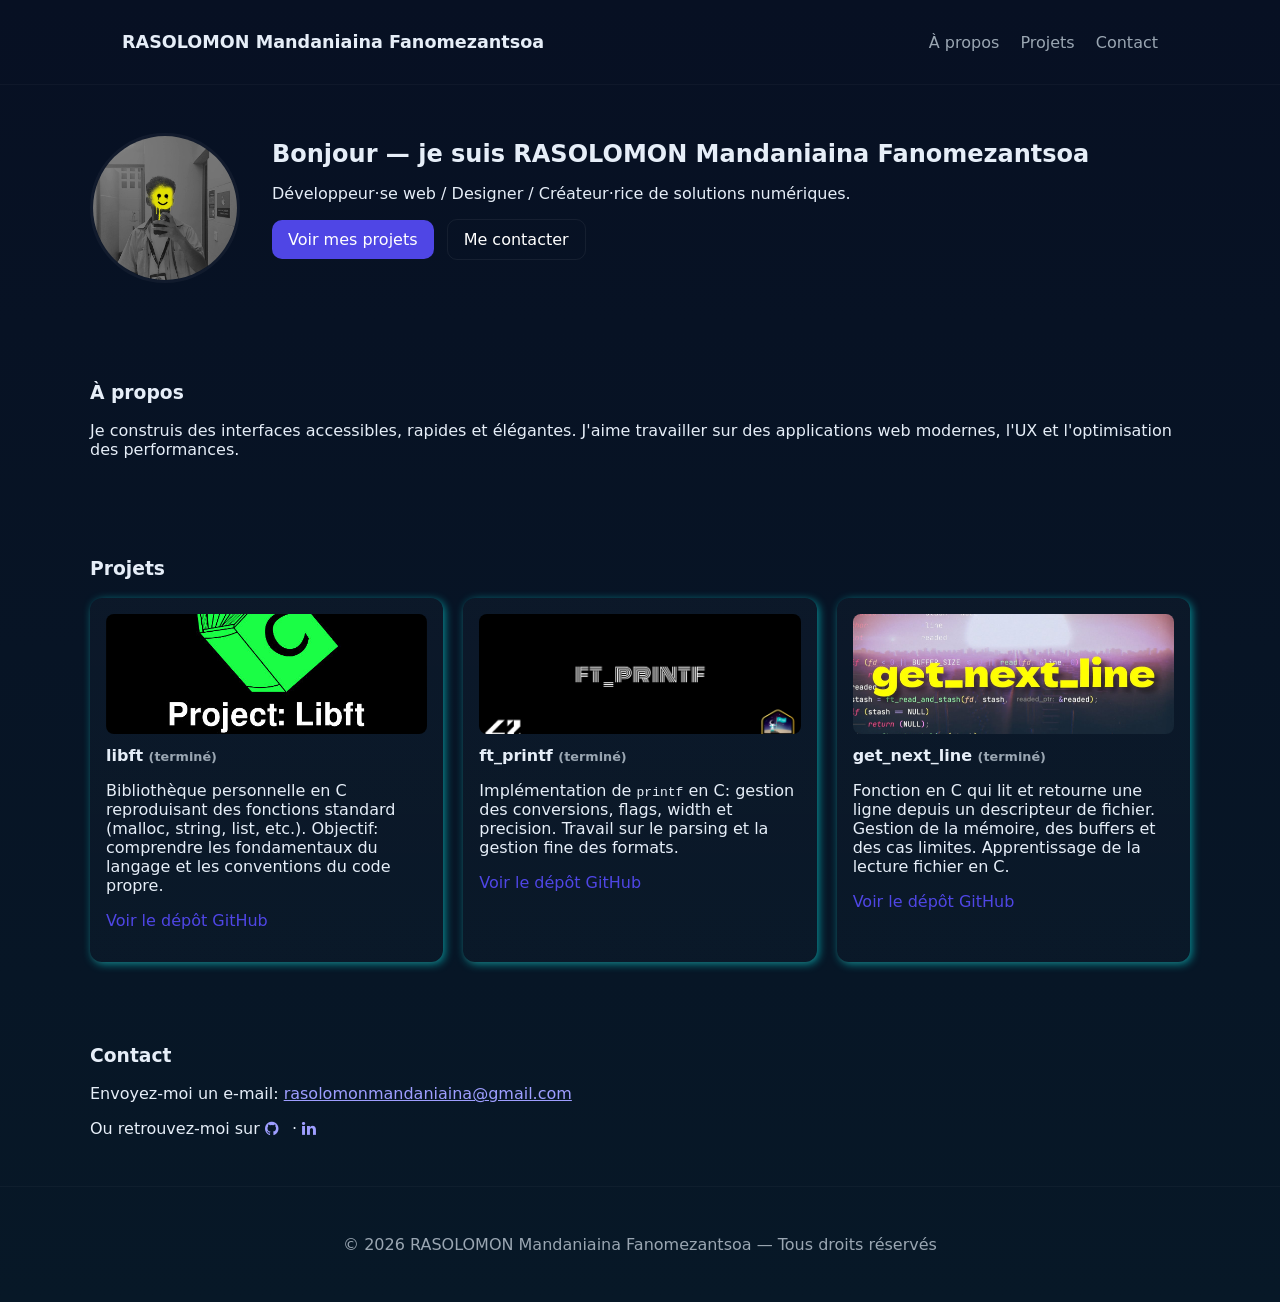
<file: index.html>
<!doctype html>
<html lang="fr">
<head>
  <meta charset="utf-8" />
  <meta name="viewport" content="width=device-width, initial-scale=1" />
  <title>Portfolio — Mandaniaina</title>
  <link rel="stylesheet" href="https://cdnjs.cloudflare.com/ajax/libs/font-awesome/4.7.0/css/font-awesome.min.css">
  <link rel="stylesheet" href="css/styles.css">
</head>
<body>
  <header class="site-header">
    <div class="container">
      <h1 class="logo">RASOLOMON Mandaniaina Fanomezantsoa</h1>
      <nav class="nav">
        <a href="#about">À propos</a>
        <a href="#projects">Projets</a>
        <a href="#contact">Contact</a>
      </nav>
    </div>
  </header>
  
  <main>
    <section id="hero" class="hero container">
      <img src="images/profil.jpg" alt="Profil" class="profil"/>
      <div>
        <h2>Bonjour — je suis RASOLOMON Mandaniaina Fanomezantsoa</h2>
        <p>Développeur·se web / Designer / Créateur·rice de solutions numériques.</p>
        <p class="actions">
          <a class="btn" href="#projects">Voir mes projets</a>
          <a class="btn outline" href="#contact">Me contacter</a>
        </p>
      </div>
    </section>

    <section id="about" class="about container">
      <h3>À propos</h3>
      <p>Je construis des interfaces accessibles, rapides et élégantes. J'aime travailler sur des applications web modernes, l'UX et l'optimisation des performances.</p>
    </section>

    <section id="projects" class="projects container">
      <h3>Projets</h3>
      <div class="grid">
        <article class="card">
          <img src="images/libft.jpeg" alt="libft">
          <h4>libft <span style="font-size:0.8rem;color:var(--muted);">(terminé)</span></h4>
          <p>Bibliothèque personnelle en C reproduisant des fonctions standard (malloc, string, list, etc.). Objectif: comprendre les fondamentaux du langage et les conventions du code propre.</p>
          <p><a href="https://github.com/Manda244/42_libft" class="link" target="_blank" rel="noopener noreferrer">Voir le dépôt GitHub</a></p>
        </article>

        <article class="card">
          <img src="images/ft_printf.png" alt="ft_printf">
          <h4>ft_printf <span style="font-size:0.8rem;color:var(--muted);">(terminé)</span></h4>
          <p>Implémentation de <code>printf</code> en C: gestion des conversions, flags, width et precision. Travail sur le parsing et la gestion fine des formats.</p>
          <p><a href="https://github.com/Manda244/printf" class="link" target="_blank" rel="noopener noreferrer">Voir le dépôt GitHub</a></p>
        </article>

        <article class="card">
            <img src="images/get_next_line.jpg" alt="get_next_line">
            <h4>get_next_line <span style="font-size:0.8rem;color:var(--muted);">(terminé)</span></h4>
            <p>Fonction en C qui lit et retourne une ligne depuis un descripteur de fichier. Gestion de la mémoire, des buffers et des cas limites. Apprentissage de la lecture fichier en C.</p>
            <p><a href="https://github.com/Manda244/get_next_line" class="link" target="_blank" rel="noopener noreferrer">Voir le dépôt GitHub</a></p>
        </article>
      </div>
    </section>

    <section id="contact" class="contact container">
      <h3>Contact</h3>
      <p>Envoyez-moi un e-mail: <a href="mailto:rasolomonmandaniaina@gmail.com">rasolomonmandaniaina@gmail.com</a></p>
  <p>Ou retrouvez-moi sur <a href="https://github.com/Manda244" class="social-link" target="_blank" rel="noopener noreferrer" aria-label="GitHub" title="Voir mon profil GitHub"><i class="fa fa-github"></i></a> · <a href="https://www.linkedin.com/in/mandaniaina-fanomezantsoa-bba2663b3?lipi=urn%3Ali%3Apage%3Ad_flagship3_profile_view_base_contact_details%3BzVvQhXCxSs2YvWlHeenVxQ%3D%3D" class="social-link" target="_blank" rel="noopener noreferrer" aria-label="LinkedIn" title="Voir mon profil LinkedIn"><i class="fa fa-linkedin"></i></a></p>
    </section>
  </main>

  <footer class="site-footer">
    <div class="container">© <span id="year"></span> RASOLOMON Mandaniaina Fanomezantsoa — Tous droits réservés</div>
  </footer>

  <script src="js/script.js"></script>
</body>
</html>
</file>
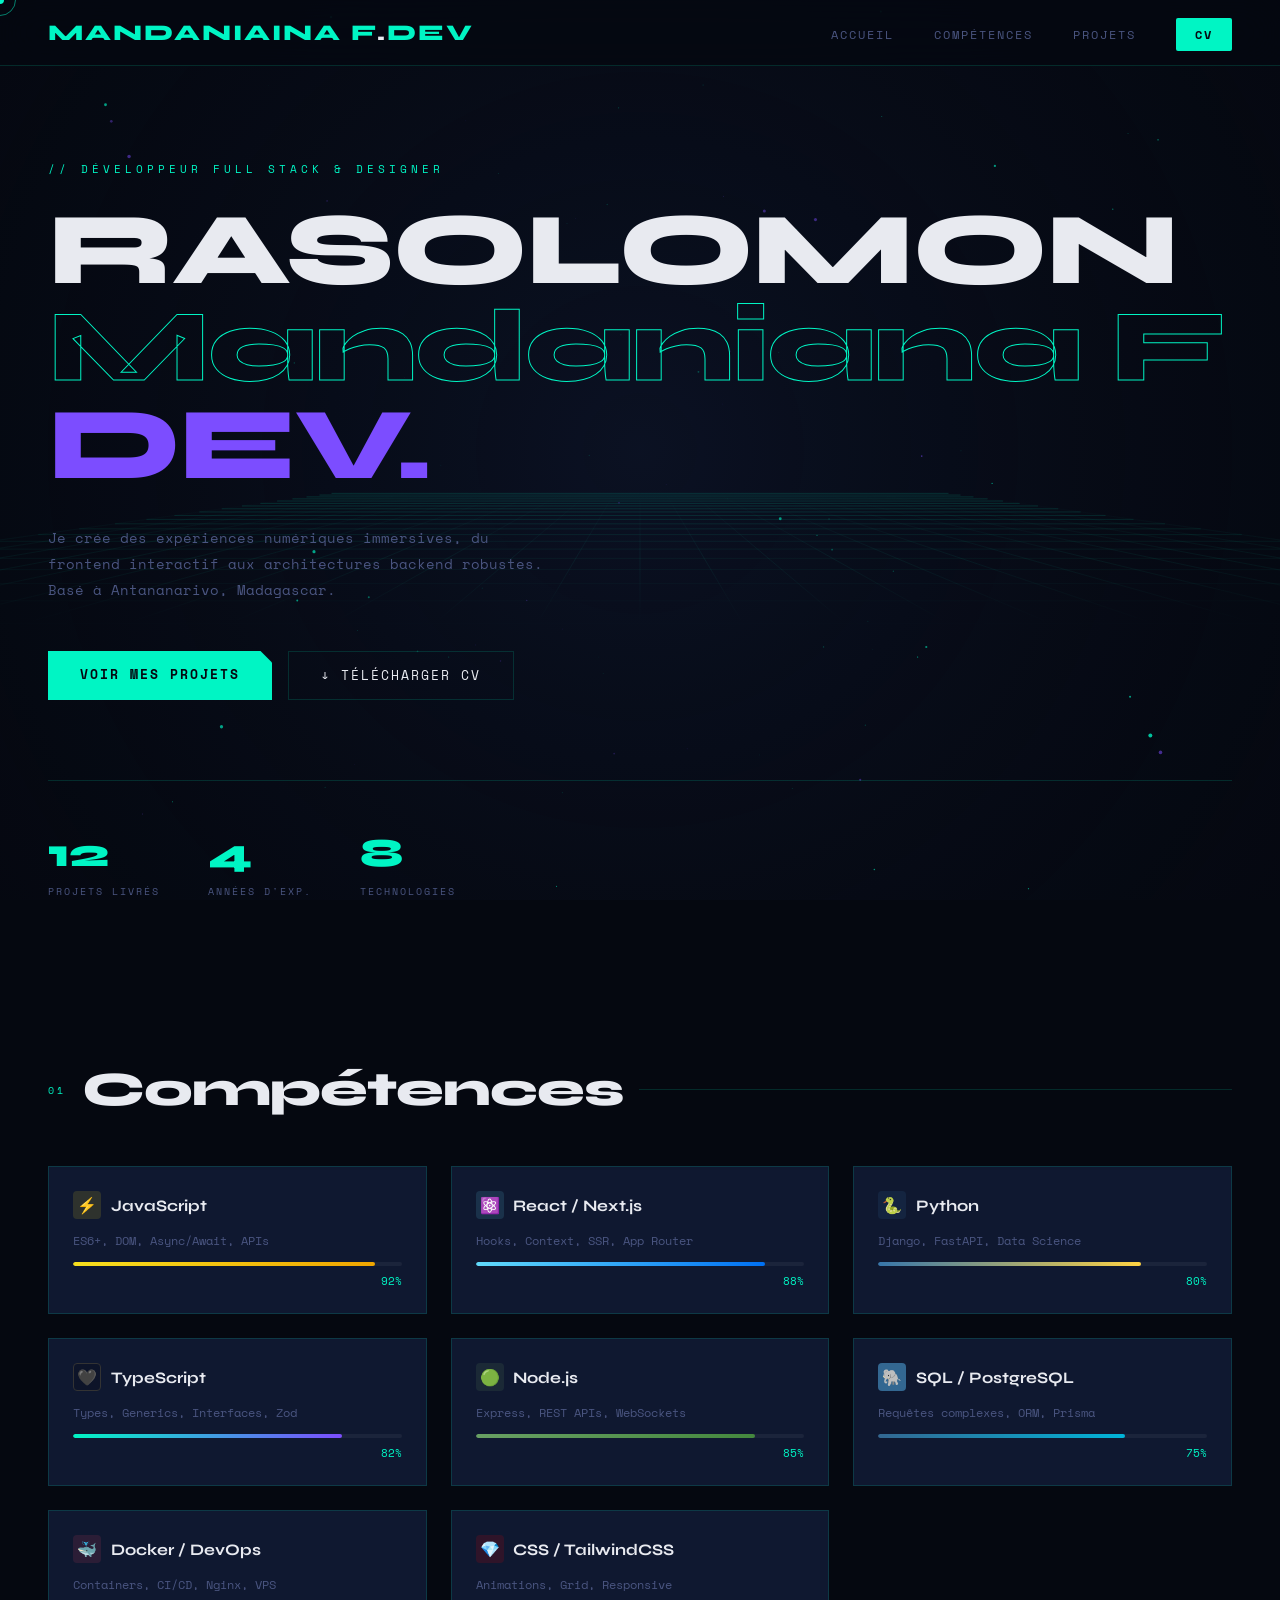
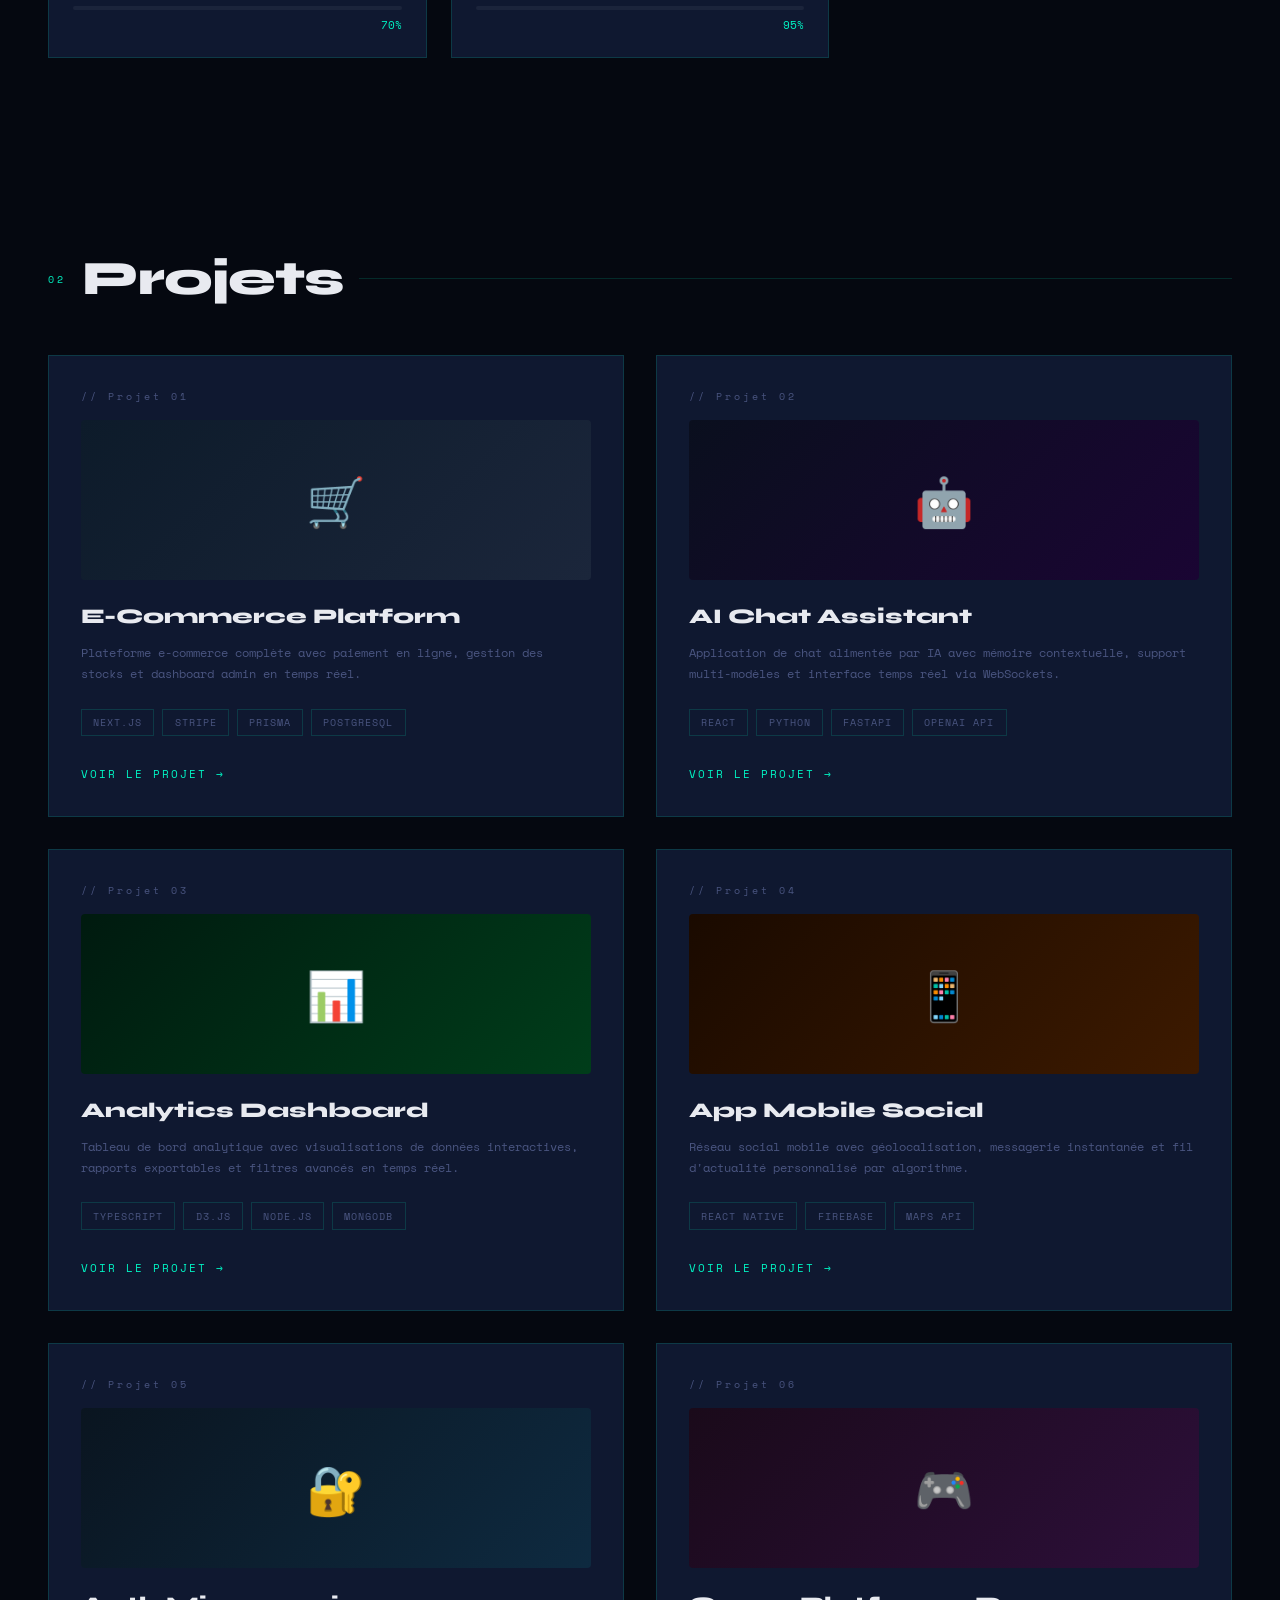
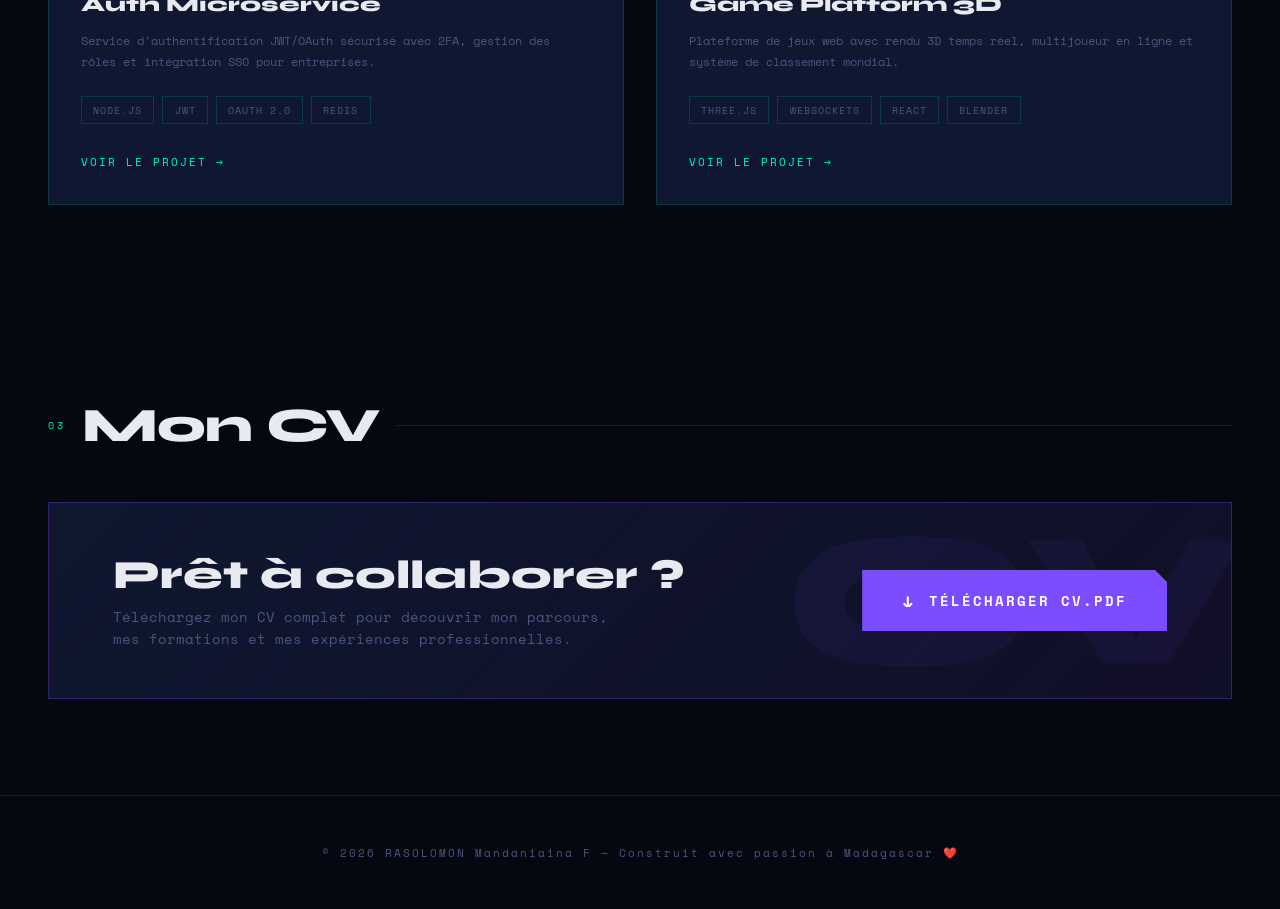
<file: portfolio/portfolio_3d.html>
<!DOCTYPE html>
<html lang="fr">
<head>
<meta charset="UTF-8">
<meta name="viewport" content="width=device-width, initial-scale=1.0">
<title>Portfolio 3D</title>
<link rel="stylesheet" href="style.css">
</head>
<body>

<!-- Custom cursor -->
<div class="cursor-dot" id="cursorDot"></div>
<div class="cursor-ring" id="cursorRing"></div>

<!-- 3D Canvas -->
<canvas id="canvas3d"></canvas>

<!-- NAV -->
<nav>
  <div class="logo">Mandaniaina F<span>.</span>dev</div>
  <ul>
    <li><a href="#hero">Accueil</a></li>
    <li><a href="#skills">Compétences</a></li>
    <li><a href="#projects">Projets</a></li>
    <li><a href="#cv" class="nav-cta">CV</a></li>
  </ul>
</nav>

<!-- HERO -->
<section id="hero">
  <div class="hero-label">// Développeur Full Stack &amp; Designer</div>
  <h1 class="hero-title">
    <span class="line1">RASOLOMON</span>
    <span class="line2">Mandaniana F</span>
    <span class="line3">DEV.</span>
  </h1>
  <p class="hero-desc">
    Je crée des expériences numériques immersives, du frontend interactif aux architectures backend robustes. Basé à Antananarivo, Madagascar.
  </p>
  <div class="hero-buttons">
    <a href="#projects" class="btn-primary">Voir mes projets</a>
    <a href="#cv" class="btn-secondary">↓ Télécharger CV</a>
  </div>
  <div class="hero-stats">
    <div class="stat-item">
      <span class="stat-number" data-count="12">0</span>
      <span class="stat-label">Projets livrés</span>
    </div>
    <div class="stat-item">
      <span class="stat-number" data-count="4">0</span>
      <span class="stat-label">Années d'exp.</span>
    </div>
    <div class="stat-item">
      <span class="stat-number" data-count="8">0</span>
      <span class="stat-label">Technologies</span>
    </div>
  </div>
</section>

<!-- SKILLS -->
<section id="skills" style="min-height:auto">
  <div class="section-header reveal">
    <span class="section-num">01</span>
    <h2 class="section-title">Compétences</h2>
    <div class="section-line"></div>
  </div>

  <div class="skills-grid">
    <div class="skill-card tilt-card reveal" data-delay="0">
      <div class="skill-lang">
        <div class="skill-icon" style="background:#f7df1e22">⚡</div>
        JavaScript
      </div>
      <div style="font-size:0.72rem;color:var(--muted)">ES6+, DOM, Async/Await, APIs</div>
      <div class="skill-bar-bg"><div class="skill-bar-fill" data-pct="92" style="background:linear-gradient(90deg,#f7df1e,#f0a500)"></div></div>
      <span class="skill-pct">92%</span>
    </div>

    <div class="skill-card tilt-card reveal" data-delay="0.1">
      <div class="skill-lang">
        <div class="skill-icon" style="background:#61dafb22">⚛️</div>
        React / Next.js
      </div>
      <div style="font-size:0.72rem;color:var(--muted)">Hooks, Context, SSR, App Router</div>
      <div class="skill-bar-bg"><div class="skill-bar-fill" data-pct="88" style="background:linear-gradient(90deg,#61dafb,#0070f3)"></div></div>
      <span class="skill-pct">88%</span>
    </div>

    <div class="skill-card tilt-card reveal" data-delay="0.2">
      <div class="skill-lang">
        <div class="skill-icon" style="background:#3776ab22">🐍</div>
        Python
      </div>
      <div style="font-size:0.72rem;color:var(--muted)">Django, FastAPI, Data Science</div>
      <div class="skill-bar-bg"><div class="skill-bar-fill" data-pct="80" style="background:linear-gradient(90deg,#3776ab,#ffd343)"></div></div>
      <span class="skill-pct">80%</span>
    </div>

    <div class="skill-card tilt-card reveal" data-delay="0.3">
      <div class="skill-lang">
        <div class="skill-icon" style="background:#00000022;border:1px solid #333">🖤</div>
        TypeScript
      </div>
      <div style="font-size:0.72rem;color:var(--muted)">Types, Generics, Interfaces, Zod</div>
      <div class="skill-bar-bg"><div class="skill-bar-fill" data-pct="82"></div></div>
      <span class="skill-pct">82%</span>
    </div>

    <div class="skill-card tilt-card reveal" data-delay="0.4">
      <div class="skill-lang">
        <div class="skill-icon" style="background:#68a06322">🟢</div>
        Node.js
      </div>
      <div style="font-size:0.72rem;color:var(--muted)">Express, REST APIs, WebSockets</div>
      <div class="skill-bar-bg"><div class="skill-bar-fill" data-pct="85" style="background:linear-gradient(90deg,#68a063,#44883e)"></div></div>
      <span class="skill-pct">85%</span>
    </div>

    <div class="skill-card tilt-card reveal" data-delay="0.5">
      <div class="skill-lang">
        <div class="skill-icon" style="background:#336791">🐘</div>
        SQL / PostgreSQL
      </div>
      <div style="font-size:0.72rem;color:var(--muted)">Requêtes complexes, ORM, Prisma</div>
      <div class="skill-bar-bg"><div class="skill-bar-fill" data-pct="75" style="background:linear-gradient(90deg,#336791,#00b4d8)"></div></div>
      <span class="skill-pct">75%</span>
    </div>

    <div class="skill-card tilt-card reveal" data-delay="0.6">
      <div class="skill-lang">
        <div class="skill-icon" style="background:#e4405f22">🐳</div>
        Docker / DevOps
      </div>
      <div style="font-size:0.72rem;color:var(--muted)">Containers, CI/CD, Nginx, VPS</div>
      <div class="skill-bar-bg"><div class="skill-bar-fill" data-pct="70" style="background:linear-gradient(90deg,#2496ed,#0e76a8)"></div></div>
      <span class="skill-pct">70%</span>
    </div>

    <div class="skill-card tilt-card reveal" data-delay="0.7">
      <div class="skill-lang">
        <div class="skill-icon" style="background:#ff000022">💎</div>
        CSS / TailwindCSS
      </div>
      <div style="font-size:0.72rem;color:var(--muted)">Animations, Grid, Responsive</div>
      <div class="skill-bar-bg"><div class="skill-bar-fill" data-pct="95" style="background:linear-gradient(90deg,#38bdf8,#818cf8)"></div></div>
      <span class="skill-pct">95%</span>
    </div>
  </div>
</section>

<!-- PROJECTS -->
<section id="projects" style="min-height:auto">
  <div class="section-header reveal">
    <span class="section-num">02</span>
    <h2 class="section-title">Projets</h2>
    <div class="section-line"></div>
  </div>

  <div class="projects-grid">

    <div class="project-card tilt-card reveal">
      <div class="project-num">// Projet 01</div>
      <div class="project-thumb" style="background:linear-gradient(135deg,#0d1b2a,#1b263b)">
        <span>🛒</span>
      </div>
      <h3 class="project-title">E-Commerce Platform</h3>
      <p class="project-desc">Plateforme e-commerce complète avec paiement en ligne, gestion des stocks et dashboard admin en temps réel.</p>
      <div class="project-tags">
        <span class="tag">Next.js</span>
        <span class="tag">Stripe</span>
        <span class="tag">Prisma</span>
        <span class="tag">PostgreSQL</span>
      </div>
      <a href="#" class="project-link">Voir le projet →</a>
    </div>

    <div class="project-card tilt-card reveal">
      <div class="project-num">// Projet 02</div>
      <div class="project-thumb" style="background:linear-gradient(135deg,#0a0f1e,#1a0533)">
        <span>🤖</span>
      </div>
      <h3 class="project-title">AI Chat Assistant</h3>
      <p class="project-desc">Application de chat alimentée par IA avec mémoire contextuelle, support multi-modèles et interface temps réel via WebSockets.</p>
      <div class="project-tags">
        <span class="tag">React</span>
        <span class="tag">Python</span>
        <span class="tag">FastAPI</span>
        <span class="tag">OpenAI API</span>
      </div>
      <a href="#" class="project-link">Voir le projet →</a>
    </div>

    <div class="project-card tilt-card reveal">
      <div class="project-num">// Projet 03</div>
      <div class="project-thumb" style="background:linear-gradient(135deg,#001a0f,#003d1a)">
        <span>📊</span>
      </div>
      <h3 class="project-title">Analytics Dashboard</h3>
      <p class="project-desc">Tableau de bord analytique avec visualisations de données interactives, rapports exportables et filtres avancés en temps réel.</p>
      <div class="project-tags">
        <span class="tag">TypeScript</span>
        <span class="tag">D3.js</span>
        <span class="tag">Node.js</span>
        <span class="tag">MongoDB</span>
      </div>
      <a href="#" class="project-link">Voir le projet →</a>
    </div>

    <div class="project-card tilt-card reveal">
      <div class="project-num">// Projet 04</div>
      <div class="project-thumb" style="background:linear-gradient(135deg,#1a0a00,#3d1a00)">
        <span>📱</span>
      </div>
      <h3 class="project-title">App Mobile Social</h3>
      <p class="project-desc">Réseau social mobile avec géolocalisation, messagerie instantanée et fil d'actualité personnalisé par algorithme.</p>
      <div class="project-tags">
        <span class="tag">React Native</span>
        <span class="tag">Firebase</span>
        <span class="tag">Maps API</span>
      </div>
      <a href="#" class="project-link">Voir le projet →</a>
    </div>

    <div class="project-card tilt-card reveal">
      <div class="project-num">// Projet 05</div>
      <div class="project-thumb" style="background:linear-gradient(135deg,#0a1520,#0e2a40)">
        <span>🔐</span>
      </div>
      <h3 class="project-title">Auth Microservice</h3>
      <p class="project-desc">Service d'authentification JWT/OAuth sécurisé avec 2FA, gestion des rôles et intégration SSO pour entreprises.</p>
      <div class="project-tags">
        <span class="tag">Node.js</span>
        <span class="tag">JWT</span>
        <span class="tag">OAuth 2.0</span>
        <span class="tag">Redis</span>
      </div>
      <a href="#" class="project-link">Voir le projet →</a>
    </div>

    <div class="project-card tilt-card reveal">
      <div class="project-num">// Projet 06</div>
      <div class="project-thumb" style="background:linear-gradient(135deg,#1a0a1a,#2d0f3a)">
        <span>🎮</span>
      </div>
      <h3 class="project-title">Game Platform 3D</h3>
      <p class="project-desc">Plateforme de jeux web avec rendu 3D temps réel, multijoueur en ligne et système de classement mondial.</p>
      <div class="project-tags">
        <span class="tag">Three.js</span>
        <span class="tag">WebSockets</span>
        <span class="tag">React</span>
        <span class="tag">Blender</span>
      </div>
      <a href="#" class="project-link">Voir le projet →</a>
    </div>

  </div>
</section>

<!-- CV DOWNLOAD -->
<section id="cv" style="min-height:auto">
  <div class="section-header reveal">
    <span class="section-num">03</span>
    <h2 class="section-title">Mon CV</h2>
    <div class="section-line"></div>
  </div>

  <div class="cv-container reveal">
    <div class="cv-text">
      <h2>Prêt à collaborer ?</h2>
      <p>Téléchargez mon CV complet pour découvrir mon parcours,<br>mes formations et mes expériences professionnelles.</p>
    </div>
    <a href="#" class="cv-download-btn" onclick="downloadCV(event)">
      <span class="dl-icon">↓</span>
      Télécharger CV.pdf
    </a>
  </div>
</section>

<footer>
  <p>© 2026 RASOLOMON Mandaniaina F — Construit avec passion à Madagascar ❤️</p>
</footer>

<script src="main.js"></script>

</body>
</html>
</file>
<file: css/styles.css>
/* Styles simples et responsives pour le portfolio */
:root{
  --bg:#0f1724;
  --card:#0b1220;
  --muted:#9aa6b2;
  --accent:#4f46e5;
  --radius:12px;
  --max-width:1100px;
  --gap:1.25rem;
  color-scheme: dark;
}
*{box-sizing:border-box}
body{
  margin:0;
  font-family:Inter, system-ui, -apple-system, 'Segoe UI', Roboto, 'Helvetica Neue', Arial;
  background:linear-gradient(180deg,#071023 0%, #071827 100%);
  color:#e6eef8;
  -webkit-font-smoothing:antialiased;
}
.container{
  max-width:var(--max-width);
  margin:0 auto;
  padding:2rem;
}

.site-header{
  border-bottom:1px solid rgba(255,255,255,0.03);
}

.site-header .container{
  display:flex;
  align-items:center;
  justify-content:space-between;
}

.logo{
  margin: 0;
  font-size:1.1rem;
}

.nav a{
  color: var(--muted);
  margin-left: 1rem;
  text-decoration: none;
}

.hero{
  display: flex;
  gap: 2rem;
  align-items: center;
  padding: 3rem 0;
}

.avatar{
  width: 120px;
  height: 120px;
  border-radius: 16px;
  flex-shrink: 0;
  border: 3px solid rgba(255,255,255,0.04);
}

.hero h2{
  margin:0 0 .5rem;
}

.actions .btn{
  display: inline-block;
  padding:.6rem 1rem;
  border-radius: 10px;
  background: var(--accent);
  color: white;
  text-decoration: none;
  margin-right:.5rem;
}

.btn.outline{
  background: transparent;
  border: 1px solid rgba(255,255,255,0.06);
}

.about, .projects, .contact{padding:2rem 0}

.projects .grid{
  display: grid;
  grid-template-columns: repeat(auto-fit,minmax(220px,1fr));
  gap: var(--gap);
}

.card{
  background: linear-gradient(180deg, rgba(255,255,255,0.02), rgba(255,255,255,0.01));
  padding: 1rem;
  border-radius: var(--radius);
  box-shadow: 2px 2px 8px rgba(0, 255, 255, 0.5), 0 2px 4px -1px rgba(139, 0, 0, 0.2);
  transition: transform 0.3s ease, box-shadow 0.3s ease;
}

.card:hover{
  transform: translateY(-5px);
  box-shadow: 0 10px 15px -3px rgba(139, 0, 0, 0.4), 0 4px 6px -2px rgba(139, 0, 0, 0.3);
}
.card img{
  width: 100%;
  height: 120px;
  object-fit: cover;
  border-radius: 8px;
}

.card h4{margin:.5rem 0;}

.link{
  color: var(--accent);
  text-decoration: none;
}

.site-footer{
  border-top: 1px solid rgba(255,255,255,0.03);
  padding: 1rem 0;
  text-align: center;
  color: var(--muted);
}

@media (max-width:700px){
  .hero{flex-direction:column;text-align:center}
  .site-header .container{padding:0 1rem}
}

.btn:hover{
  transform: translateY(-5px);
  box-shadow: 0 10px 15px -3px rgba(139, 0, 0, 0.4), 0 4px 6px -2px rgba(139, 0, 0, 0.3);
}

.profil{
  width: 150px;
  height: 150px;
  border-radius: 50%;
  border: 3px solid rgba(255,255,255,0.04);
  object-fit: cover;
  flex-shrink: 0;
}

/* Social icon styles */
.social-link img{
  width: 32px;
  height: 32px;
  vertical-align: middle;
  border-radius: 8px;
  border: 1px solid rgba(255,255,255,0.03);
}

.social-link{
  display: inline-block;
  margin-right:.5rem;
}
</file>
<file: portfolio/style.css>
@import url('https://fonts.googleapis.com/css2?family=Space+Mono:ital,wght@0,400;0,700;1,400&family=Syne:wght@400;700;800;900&display=swap');

  :root {
    --bg: #050810;
    --surface: #0b1020;
    --card: #0f1830;
    --accent: #00f5c4;
    --accent2: #7c4dff;
    --accent3: #ff6b35;
    --text: #e8eaf0;
    --muted: #4a5580;
    --border: rgba(0,245,196,0.15);
    --glow: 0 0 40px rgba(0,245,196,0.3);
  }

  * { margin: 0; padding: 0; box-sizing: border-box; }

  html { scroll-behavior: smooth; }

  body {
    background: var(--bg);
    color: var(--text);
    font-family: 'Space Mono', monospace;
    overflow-x: hidden;
  }

  /* ── CANVAS 3D ── */
  #canvas3d {
    position: fixed;
    top: 0; left: 0;
    width: 100%; height: 100%;
    z-index: 0;
    pointer-events: none;
  }

  /* ── NAV ── */
  nav {
    position: fixed;
    top: 0; left: 0; right: 0;
    z-index: 100;
    display: flex;
    justify-content: space-between;
    align-items: center;
    padding: 1.2rem 3rem;
    background: rgba(5,8,16,0.7);
    backdrop-filter: blur(20px);
    border-bottom: 1px solid var(--border);
  }

  .logo {
    font-family: 'Syne', sans-serif;
    font-weight: 900;
    font-size: 1.4rem;
    color: var(--accent);
    letter-spacing: 2px;
    text-transform: uppercase;
  }

  .logo span { color: var(--text); }

  nav ul {
    list-style: none;
    display: flex;
    gap: 2.5rem;
  }

  nav ul li a {
    color: var(--muted);
    text-decoration: none;
    font-size: 0.75rem;
    letter-spacing: 2px;
    text-transform: uppercase;
    transition: color 0.3s;
  }

  nav ul li a:hover { color: var(--accent); }

  .nav-cta {
    background: var(--accent);
    color: var(--bg) !important;
    padding: 0.5rem 1.2rem;
    border-radius: 2px;
    font-weight: 700;
    transition: box-shadow 0.3s, transform 0.2s !important;
  }

  .nav-cta:hover {
    box-shadow: var(--glow) !important;
    transform: translateY(-1px);
  }

  /* ── SECTIONS ── */
  section {
    position: relative;
    z-index: 10;
    min-height: 100vh;
    display: flex;
    flex-direction: column;
    justify-content: center;
    padding: 8rem 3rem 4rem;
    max-width: 1400px;
    margin: 0 auto;
  }

  /* ── HERO ── */
  #hero {
    padding-top: 10rem;
    min-height: 100vh;
  }

  .hero-label {
    font-size: 0.7rem;
    letter-spacing: 4px;
    color: var(--accent);
    text-transform: uppercase;
    margin-bottom: 1.5rem;
    opacity: 0;
    animation: fadeUp 0.8s 0.3s forwards;
  }

  .hero-title {
    font-family: 'Syne', sans-serif;
    font-weight: 900;
    font-size: clamp(3rem, 8vw, 7rem);
    line-height: 0.95;
    letter-spacing: -2px;
    margin-bottom: 2rem;
    opacity: 0;
    animation: fadeUp 0.8s 0.5s forwards;
  }

  .hero-title .line1 { display: block; color: var(--text); }
  .hero-title .line2 {
    display: block;
    color: transparent;
    -webkit-text-stroke: 1px var(--accent);
  }
  .hero-title .line3 { display: block; color: var(--accent2); }

  .hero-desc {
    font-size: 0.9rem;
    line-height: 1.8;
    color: var(--muted);
    max-width: 500px;
    margin-bottom: 3rem;
    opacity: 0;
    animation: fadeUp 0.8s 0.7s forwards;
  }

  .hero-buttons {
    display: flex;
    gap: 1rem;
    flex-wrap: wrap;
    opacity: 0;
    animation: fadeUp 0.8s 0.9s forwards;
  }

  .btn-primary {
    background: var(--accent);
    color: var(--bg);
    border: none;
    padding: 0.9rem 2rem;
    font-family: 'Space Mono', monospace;
    font-weight: 700;
    font-size: 0.8rem;
    letter-spacing: 2px;
    text-transform: uppercase;
    cursor: pointer;
    text-decoration: none;
    transition: box-shadow 0.3s, transform 0.2s;
    clip-path: polygon(0 0, calc(100% - 12px) 0, 100% 12px, 100% 100%, 0 100%);
  }

  .btn-primary:hover {
    box-shadow: var(--glow);
    transform: translateY(-2px);
  }

  .btn-secondary {
    background: transparent;
    color: var(--text);
    border: 1px solid var(--border);
    padding: 0.9rem 2rem;
    font-family: 'Space Mono', monospace;
    font-size: 0.8rem;
    letter-spacing: 2px;
    text-transform: uppercase;
    cursor: pointer;
    text-decoration: none;
    transition: border-color 0.3s, color 0.3s;
  }

  .btn-secondary:hover {
    border-color: var(--accent);
    color: var(--accent);
  }

  .hero-stats {
    display: flex;
    gap: 3rem;
    margin-top: 5rem;
    padding-top: 3rem;
    border-top: 1px solid var(--border);
    opacity: 0;
    animation: fadeUp 0.8s 1.1s forwards;
  }

  .stat-item {}

  .stat-number {
    font-family: 'Syne', sans-serif;
    font-weight: 900;
    font-size: 2.5rem;
    color: var(--accent);
    display: block;
  }

  .stat-label {
    font-size: 0.65rem;
    color: var(--muted);
    letter-spacing: 2px;
    text-transform: uppercase;
  }

  /* ── SKILLS ── */
  #skills { min-height: auto; padding: 6rem 3rem; }

  .section-header {
    display: flex;
    align-items: center;
    gap: 1rem;
    margin-bottom: 3rem;
  }

  .section-num {
    font-size: 0.65rem;
    color: var(--accent);
    letter-spacing: 3px;
  }

  .section-title {
    font-family: 'Syne', sans-serif;
    font-weight: 800;
    font-size: clamp(1.8rem, 4vw, 3rem);
    letter-spacing: -1px;
  }

  .section-line {
    flex: 1;
    height: 1px;
    background: var(--border);
  }

  .skills-grid {
    display: grid;
    grid-template-columns: repeat(auto-fill, minmax(280px, 1fr));
    gap: 1.5rem;
  }

  .skill-card {
    background: var(--card);
    border: 1px solid var(--border);
    padding: 1.5rem;
    position: relative;
    overflow: hidden;
    transition: transform 0.3s, border-color 0.3s;
    cursor: default;
  }

  .skill-card::before {
    content: '';
    position: absolute;
    top: 0; left: 0;
    width: 3px; height: 100%;
    background: var(--accent);
    transform: scaleY(0);
    transform-origin: bottom;
    transition: transform 0.3s;
  }

  .skill-card:hover {
    transform: translateY(-4px);
    border-color: rgba(0,245,196,0.4);
  }

  .skill-card:hover::before { transform: scaleY(1); }

  .skill-lang {
    font-family: 'Syne', sans-serif;
    font-weight: 700;
    font-size: 1rem;
    margin-bottom: 0.8rem;
    display: flex;
    align-items: center;
    gap: 0.6rem;
  }

  .skill-icon {
    width: 28px;
    height: 28px;
    border-radius: 4px;
    display: flex;
    align-items: center;
    justify-content: center;
    font-size: 1rem;
  }

  .skill-bar-bg {
    width: 100%;
    height: 4px;
    background: rgba(255,255,255,0.05);
    border-radius: 2px;
    overflow: hidden;
    margin-top: 0.8rem;
  }

  .skill-bar-fill {
    height: 100%;
    background: linear-gradient(90deg, var(--accent), var(--accent2));
    border-radius: 2px;
    width: 0;
    transition: width 1.5s cubic-bezier(0.4,0,0.2,1);
  }

  .skill-pct {
    font-size: 0.7rem;
    color: var(--accent);
    margin-top: 0.4rem;
    float: right;
  }

  /* ── PROJECTS ── */
  #projects { min-height: auto; padding: 6rem 3rem; }

  .projects-grid {
    display: grid;
    grid-template-columns: repeat(auto-fill, minmax(380px, 1fr));
    gap: 2rem;
  }

  .project-card {
    background: var(--card);
    border: 1px solid var(--border);
    padding: 2rem;
    position: relative;
    overflow: hidden;
    transition: transform 0.4s, border-color 0.4s;
    cursor: pointer;
  }

  .project-card::after {
    content: '';
    position: absolute;
    inset: 0;
    background: linear-gradient(135deg, rgba(0,245,196,0.05), transparent);
    opacity: 0;
    transition: opacity 0.3s;
  }

  .project-card:hover {
    transform: translateY(-6px);
    border-color: rgba(0,245,196,0.5);
  }

  .project-card:hover::after { opacity: 1; }

  .project-num {
    font-size: 0.65rem;
    color: var(--muted);
    letter-spacing: 3px;
    margin-bottom: 1rem;
  }

  .project-thumb {
    width: 100%;
    height: 160px;
    border-radius: 4px;
    margin-bottom: 1.5rem;
    position: relative;
    overflow: hidden;
    display: flex;
    align-items: center;
    justify-content: center;
    font-size: 3rem;
  }

  .project-title {
    font-family: 'Syne', sans-serif;
    font-weight: 800;
    font-size: 1.3rem;
    margin-bottom: 0.8rem;
  }

  .project-desc {
    font-size: 0.78rem;
    color: var(--muted);
    line-height: 1.7;
    margin-bottom: 1.5rem;
  }

  .project-tags {
    display: flex;
    flex-wrap: wrap;
    gap: 0.5rem;
    margin-bottom: 1.5rem;
  }

  .tag {
    font-size: 0.65rem;
    letter-spacing: 1px;
    text-transform: uppercase;
    padding: 0.3rem 0.7rem;
    border: 1px solid var(--border);
    color: var(--muted);
    transition: border-color 0.2s, color 0.2s;
  }

  .project-card:hover .tag {
    border-color: rgba(0,245,196,0.3);
    color: var(--accent);
  }

  .project-link {
    font-size: 0.7rem;
    letter-spacing: 2px;
    text-transform: uppercase;
    color: var(--accent);
    text-decoration: none;
    display: inline-flex;
    align-items: center;
    gap: 0.5rem;
    transition: gap 0.2s;
  }

  .project-link:hover { gap: 0.9rem; }

  /* ── CV DOWNLOAD ── */
  #cv { min-height: auto; padding: 6rem 3rem; }

  .cv-container {
    background: linear-gradient(135deg, var(--card), rgba(124,77,255,0.1));
    border: 1px solid rgba(124,77,255,0.3);
    padding: 3rem 4rem;
    display: flex;
    align-items: center;
    justify-content: space-between;
    gap: 2rem;
    flex-wrap: wrap;
    position: relative;
    overflow: hidden;
  }

  .cv-container::before {
    content: 'CV';
    position: absolute;
    right: -1rem;
    top: 50%;
    transform: translateY(-50%);
    font-family: 'Syne', sans-serif;
    font-size: 12rem;
    font-weight: 900;
    color: rgba(124,77,255,0.06);
    line-height: 1;
    pointer-events: none;
  }

  .cv-text h2 {
    font-family: 'Syne', sans-serif;
    font-size: 2.5rem;
    font-weight: 900;
    margin-bottom: 0.5rem;
  }

  .cv-text p {
    font-size: 0.85rem;
    color: var(--muted);
    line-height: 1.6;
  }

  .cv-download-btn {
    background: var(--accent2);
    color: white;
    border: none;
    padding: 1rem 2.5rem;
    font-family: 'Space Mono', monospace;
    font-weight: 700;
    font-size: 0.85rem;
    letter-spacing: 2px;
    text-transform: uppercase;
    cursor: pointer;
    text-decoration: none;
    display: flex;
    align-items: center;
    gap: 0.8rem;
    transition: box-shadow 0.3s, transform 0.2s;
    clip-path: polygon(0 0, calc(100% - 12px) 0, 100% 12px, 100% 100%, 0 100%);
    position: relative;
    z-index: 1;
  }

  .cv-download-btn:hover {
    box-shadow: 0 0 40px rgba(124,77,255,0.5);
    transform: translateY(-2px);
  }

  .dl-icon { font-size: 1.2rem; }

  /* ── FOOTER ── */
  footer {
    position: relative;
    z-index: 10;
    text-align: center;
    padding: 3rem;
    border-top: 1px solid var(--border);
    color: var(--muted);
    font-size: 0.7rem;
    letter-spacing: 2px;
  }

  /* ── FLOATING DOTS ── */
  .cursor-dot {
    position: fixed;
    width: 8px; height: 8px;
    background: var(--accent);
    border-radius: 50%;
    pointer-events: none;
    z-index: 9999;
    transform: translate(-50%,-50%);
    transition: transform 0.1s;
    mix-blend-mode: screen;
  }

  .cursor-ring {
    position: fixed;
    width: 32px; height: 32px;
    border: 1px solid rgba(0,245,196,0.5);
    border-radius: 50%;
    pointer-events: none;
    z-index: 9998;
    transform: translate(-50%,-50%);
    transition: all 0.15s ease-out;
    mix-blend-mode: screen;
  }

  @keyframes fadeUp {
    from { opacity: 0; transform: translateY(30px); }
    to { opacity: 1; transform: translateY(0); }
  }

  @keyframes spin {
    from { transform: rotateY(0deg) rotateX(10deg); }
    to { transform: rotateY(360deg) rotateX(10deg); }
  }

  @keyframes float {
    0%, 100% { transform: translateY(0); }
    50% { transform: translateY(-10px); }
  }

  /* SCROLL REVEAL */
  .reveal {
    opacity: 0;
    transform: translateY(40px);
    transition: opacity 0.7s, transform 0.7s;
  }

  .reveal.visible {
    opacity: 1;
    transform: translateY(0);
  }

  /* 3D card tilt */
  .tilt-card {
    transform-style: preserve-3d;
    transition: transform 0.1s ease-out;
  }

  /* Scrollbar */
  ::-webkit-scrollbar { width: 4px; }
  ::-webkit-scrollbar-track { background: var(--bg); }
  ::-webkit-scrollbar-thumb { background: var(--accent); border-radius: 2px; }
</file>
